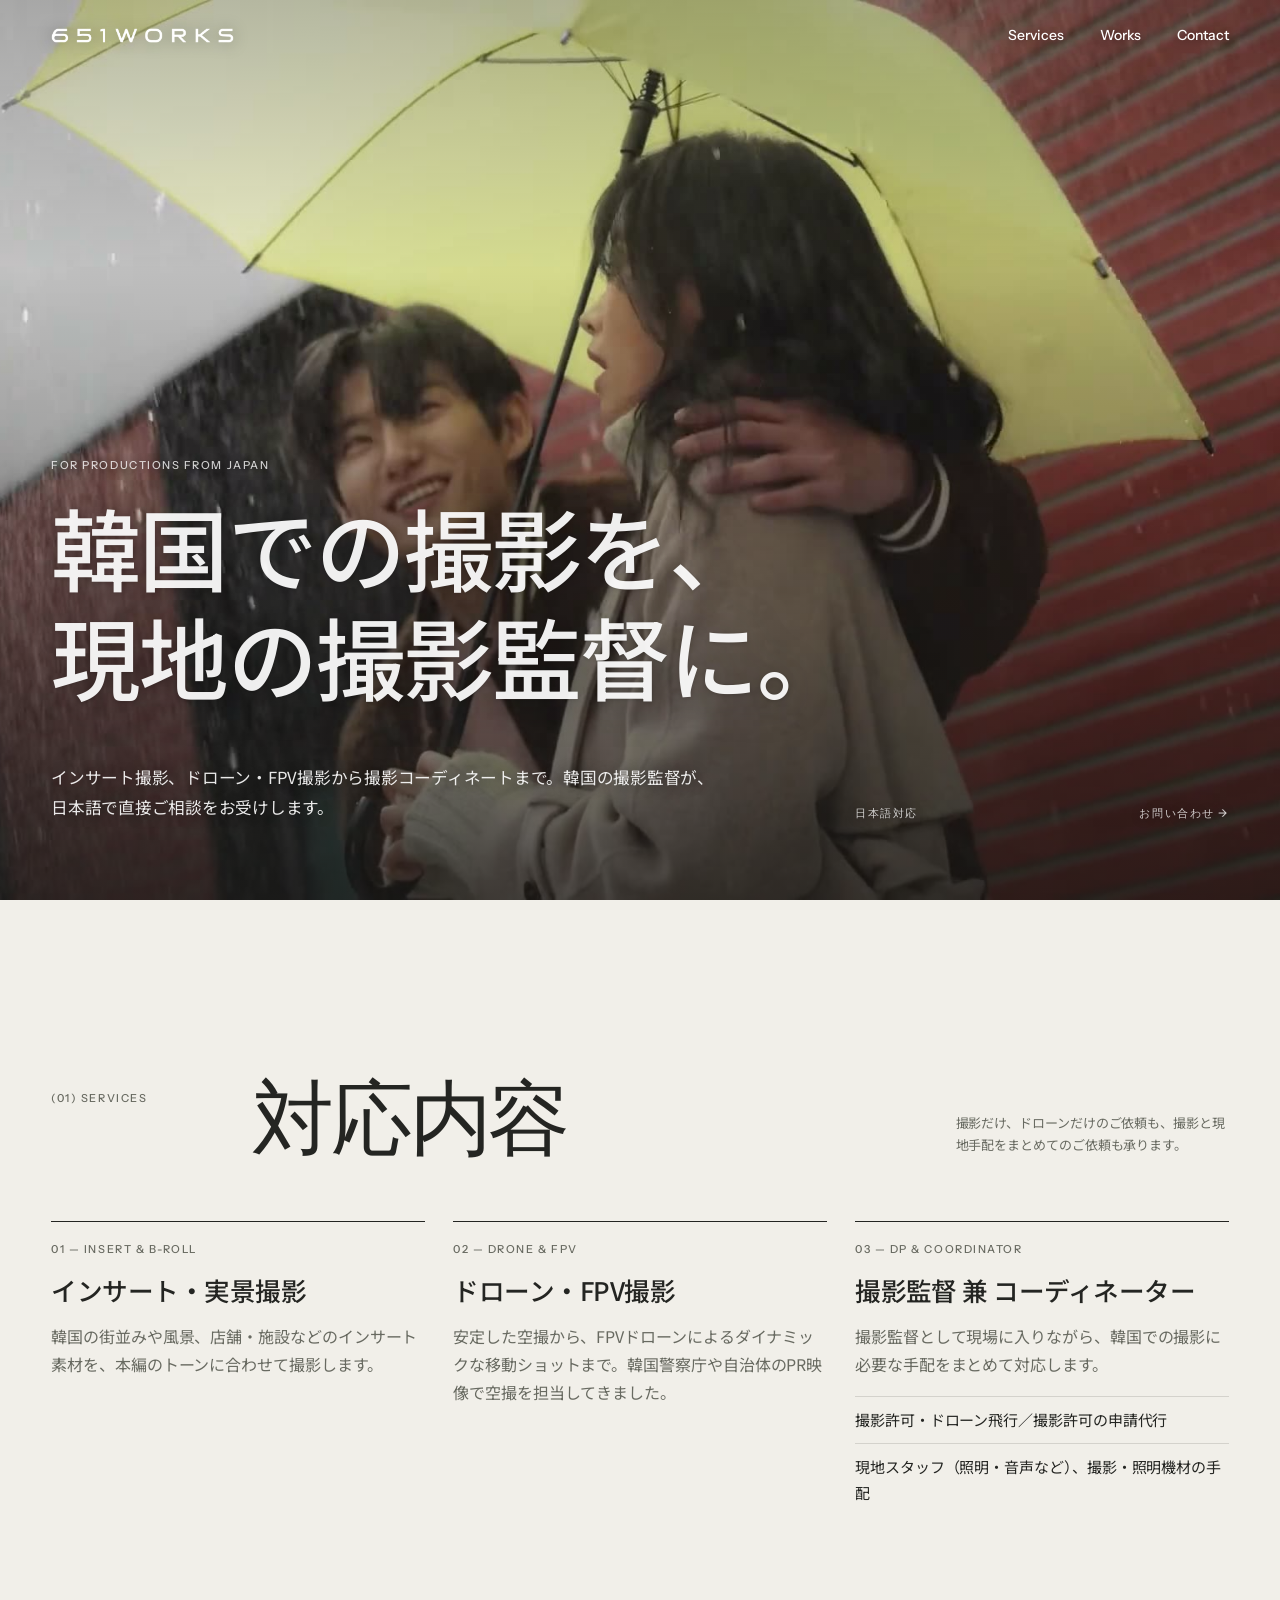
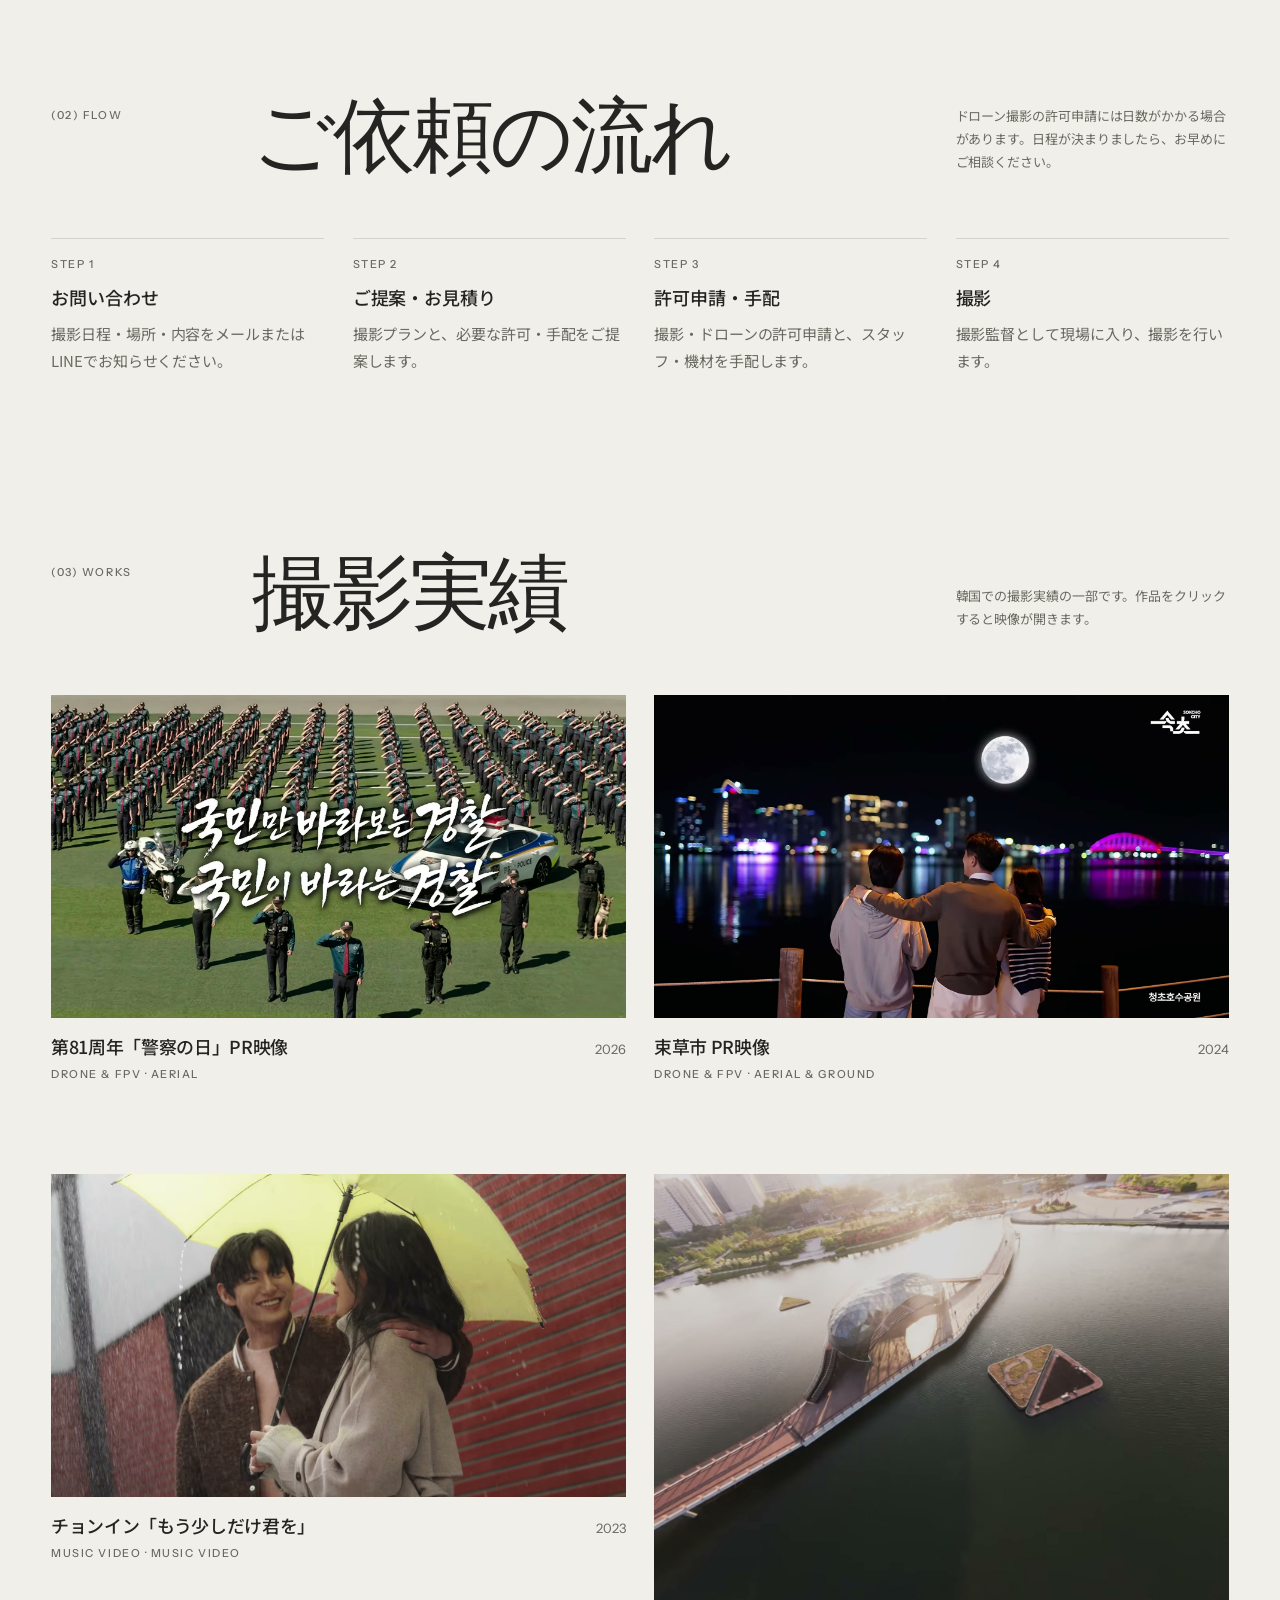
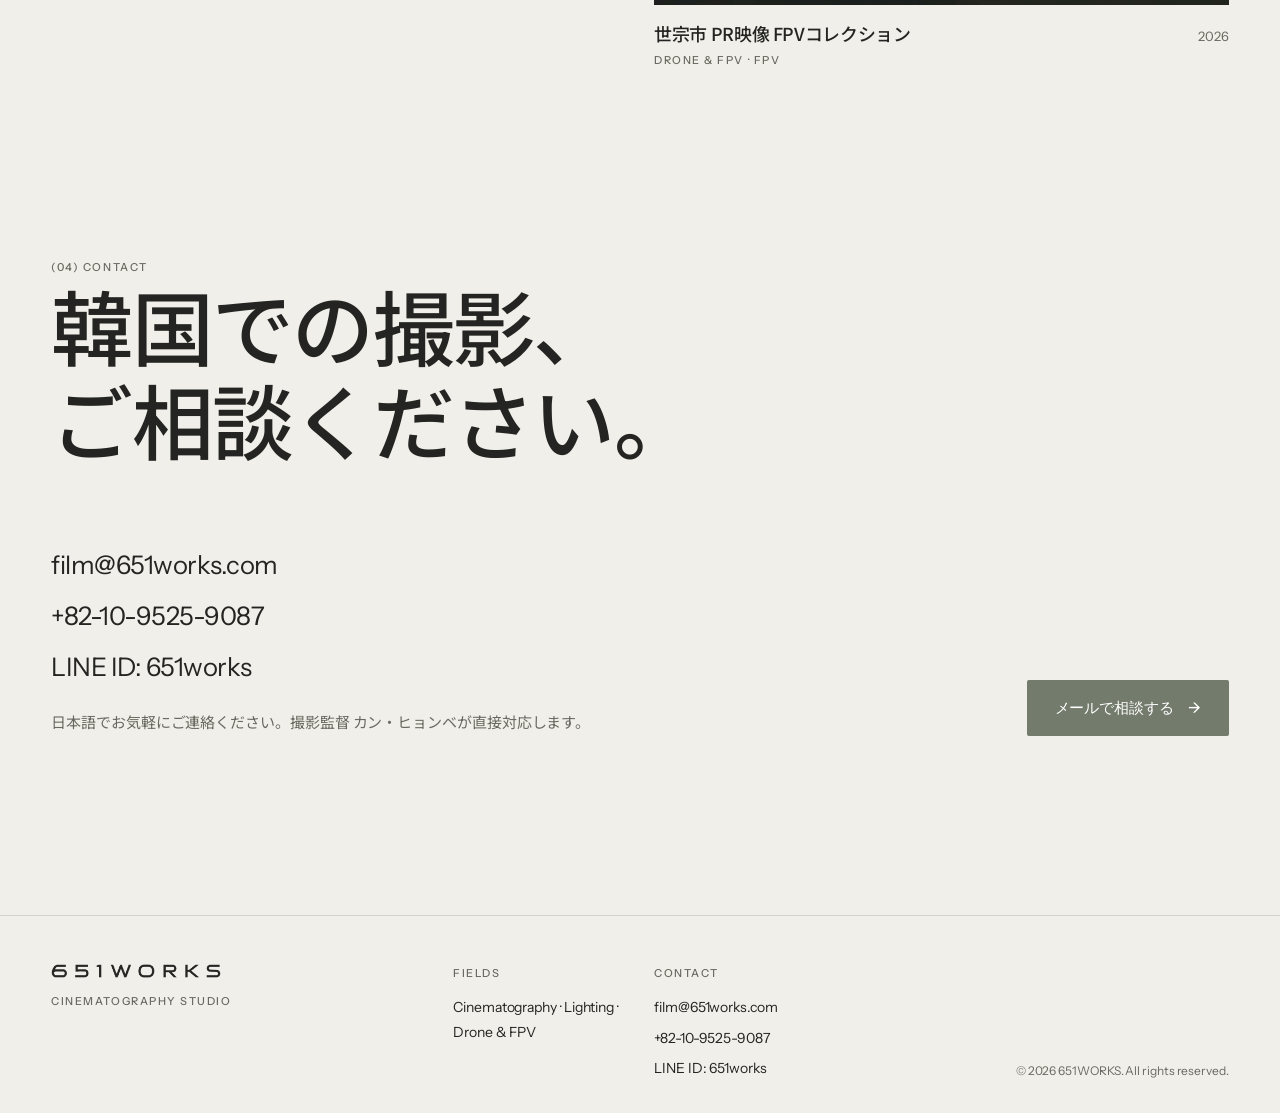
<file: jp/index.html>
<!doctype html>
<html lang="ja">
<head>
<meta charset="utf-8">
<meta name="viewport" content="width=device-width, initial-scale=1, viewport-fit=cover">
<title>韓国撮影・ドローン撮影・撮影コーディネート｜651WORKS</title>
<meta name="description" content="韓国での撮影をお考えの日本の制作会社様へ。651WORKSの撮影監督カン・ヒョンベが、インサート撮影・ドローン／FPV撮影から、撮影・ドローン許可の申請代行、現地スタッフ・機材の手配まで日本語で対応します。">
<meta name="theme-color" content="#F1EFE9">
<script>document.documentElement.classList.add('js')</script>
<link rel="preconnect" href="https://fonts.googleapis.com">
<link rel="preconnect" href="https://fonts.gstatic.com" crossorigin>
<link rel="stylesheet" href="https://fonts.googleapis.com/css2?family=Instrument+Sans:wght@400;500;600&family=Noto+Sans+JP:wght@400;500;600&display=swap">
<link rel="stylesheet" href="/assets/styles.css">
<link rel="preload" as="image" href="/video/hero.jpg">
<style>
:root{--f-ko:'Noto Sans JP','Instrument Sans',sans-serif}
/* 일본어는 띄어쓰기가 없어 keep-all(한국어용)이면 줄바꿈이 안 됨 → 일본어 규칙으로 */
body{word-break:normal;line-break:strict}
/* 한자·가나는 라틴 글자보다 크게 보여서 큰 제목을 한 단계 줄임 */
.contact h2{font-family:var(--f-ko);font-size:var(--fs-h1);line-height:1.15;letter-spacing:-.02em;max-width:none}
/* 영상 위 일본어 제목: 라틴 폰트엔 한자가 없어 일본어 폰트로, 크기는 한 단계 작게 */
.hero .hero-title{font-family:var(--f-ko);font-weight:500;font-size:clamp(34px,7vw,120px);line-height:1.18;letter-spacing:-.02em}
.hero-kicker{margin:0 0 18px}
.hero .hero-sub{font-family:var(--f-ko);font-size:clamp(15px,1.3vw,19px);line-height:1.8}
@media (min-width:1025px){.hero .hero-sub{grid-column:1 / span 7}}
</style>
</head>
<body class="has-hero">
<a class="skip" href="#main">本文へスキップ</a>

<header class="header">
  <div class="wrap">
    <a class="logo" href="#top" aria-label="651WORKS ホーム"><img src="/assets/logo.png" alt="651WORKS" width="1253" height="103"></a>
    <button class="menu-btn" type="button" aria-expanded="false" aria-controls="nav">Menu</button>
    <nav class="nav" id="nav" aria-label="メインメニュー">
      <a href="#services">Services</a>
      <a href="#works">Works</a>
      <a href="#contact">Contact</a>
    </nav>
  </div>
</header>

<main id="main">
<section id="top" class="hero">
  <!-- 메인과 같은 쇼릴 영상 (video/hero.mp4) -->
  <video src="/video/hero.mp4" poster="/video/hero.jpg" autoplay muted loop playsinline preload="auto" aria-hidden="true"></video>
  <div class="hero-shade" aria-hidden="true"></div>
  <div class="wrap hero-inner">
    <p class="label hero-kicker">For productions from Japan</p>
    <h1 class="hero-title"><span class="line"><span>韓国での撮影を、</span></span><span class="line"><span>現地の撮影監督に。</span></span></h1>
    <div class="hero-row" data-reveal>
      <p class="hero-sub">インサート撮影、ドローン・FPV撮影から撮影コーディネートまで。韓国の撮影監督が、日本語で直接ご相談をお受けします。</p>
      <div class="hero-meta">
        <span class="label">日本語対応</span>
        <a class="label u" href="#contact">お問い合わせ →</a>
      </div>
    </div>
  </div>
</section>

<section id="services" class="section wrap">
  <div class="sec-head" data-reveal>
    <span class="label">(01) Services</span>
    <h2>対応内容</h2>
    <p>撮影だけ、ドローンだけのご依頼も、撮影と現地手配をまとめてのご依頼も承ります。</p>
  </div>
  <div class="offer">
    <article data-reveal>
      <span class="label">01 — Insert &amp; B-roll</span>
      <h3>インサート・実景撮影</h3>
      <p>韓国の街並みや風景、店舗・施設などのインサート素材を、本編のトーンに合わせて撮影します。</p>
    </article>
    <article data-reveal>
      <span class="label">02 — Drone &amp; FPV</span>
      <h3>ドローン・FPV撮影</h3>
      <p>安定した空撮から、FPVドローンによるダイナミックな移動ショットまで。韓国警察庁や自治体のPR映像で空撮を担当してきました。</p>
    </article>
    <article data-reveal>
      <span class="label">03 — DP &amp; Coordinator</span>
      <h3>撮影監督 兼 コーディネーター</h3>
      <p>撮影監督として現場に入りながら、韓国での撮影に必要な手配をまとめて対応します。</p>
      <ul>
        <li>撮影許可・ドローン飛行／撮影許可の申請代行</li>
        <li>現地スタッフ（照明・音声など）、撮影・照明機材の手配</li>
      </ul>
    </article>
  </div>
</section>

<section class="section wrap">
  <div class="sec-head" data-reveal>
    <span class="label">(02) Flow</span>
    <h2>ご依頼の流れ</h2>
    <p>ドローン撮影の許可申請には日数がかかる場合があります。日程が決まりましたら、お早めにご相談ください。</p>
  </div>
  <ol class="flow" data-reveal>
    <li><span class="label">Step 1</span><strong>お問い合わせ</strong><p>撮影日程・場所・内容をメールまたはLINEでお知らせください。</p></li>
    <li><span class="label">Step 2</span><strong>ご提案・お見積り</strong><p>撮影プランと、必要な許可・手配をご提案します。</p></li>
    <li><span class="label">Step 3</span><strong>許可申請・手配</strong><p>撮影・ドローンの許可申請と、スタッフ・機材を手配します。</p></li>
    <li><span class="label">Step 4</span><strong>撮影</strong><p>撮影監督として現場に入り、撮影を行います。</p></li>
  </ol>
</section>

<section id="works" class="section wrap">
  <div class="sec-head" data-reveal>
    <span class="label">(03) Works</span>
    <h2>撮影実績</h2>
    <p>韓国での撮影実績の一部です。作品をクリックすると映像が開きます。</p>
  </div>
  <!-- 보여줄 작업 id는 assets/projects.js 기준 -->
  <div class="works" data-ids="police-day,sokcho,jungin-more,sejong-fpv"></div>
</section>

<section id="contact" class="contact wrap">
  <span class="label" data-reveal>(04) Contact</span>
  <h2 data-reveal>韓国での撮影、<br>ご相談ください。</h2>
  <div class="contact-row" data-reveal>
    <div class="contact-list">
      <a class="u" href="mailto:film@651works.com?subject=%E9%9F%93%E5%9B%BD%E6%92%AE%E5%BD%B1%E3%81%AE%E3%81%94%E7%9B%B8%E8%AB%87">film@651works.com</a>
      <a class="u" href="tel:+821095259087">+82-10-9525-9087</a>
      <a class="u" href="https://line.me/ti/p/~651works" target="_blank" rel="noopener">LINE ID: 651works</a>
      <p class="ja-note">日本語でお気軽にご連絡ください。撮影監督 カン・ヒョンベが直接対応します。</p>
    </div>
    <a class="btn" href="mailto:film@651works.com?subject=%E9%9F%93%E5%9B%BD%E6%92%AE%E5%BD%B1%E3%81%AE%E3%81%94%E7%9B%B8%E8%AB%87">メールで相談する <span class="arrow" aria-hidden="true">→</span></a>
  </div>
</section>
</main>

<footer class="footer">
  <div class="wrap footer-grid">
    <div class="footer-brand">
      <img src="/assets/logo.png" alt="651WORKS" width="1253" height="103">
      <span class="label">Cinematography Studio</span>
    </div>
    <div class="footer-col">
      <span class="label">Fields</span>
      <span>Cinematography · Lighting · Drone &amp; FPV</span>
    </div>
    <div class="footer-col">
      <span class="label">Contact</span>
      <a class="u" href="mailto:film@651works.com">film@651works.com</a>
      <a class="u" href="tel:+821095259087">+82-10-9525-9087</a>
      <a class="u" href="https://line.me/ti/p/~651works" target="_blank" rel="noopener">LINE ID: 651works</a>
    </div>
    <p class="copy">© 2026 651WORKS. All rights reserved.</p>
  </div>
</footer>

<script src="/assets/projects.js"></script>
<script src="/assets/site.js"></script>
</body>
</html>
</file>
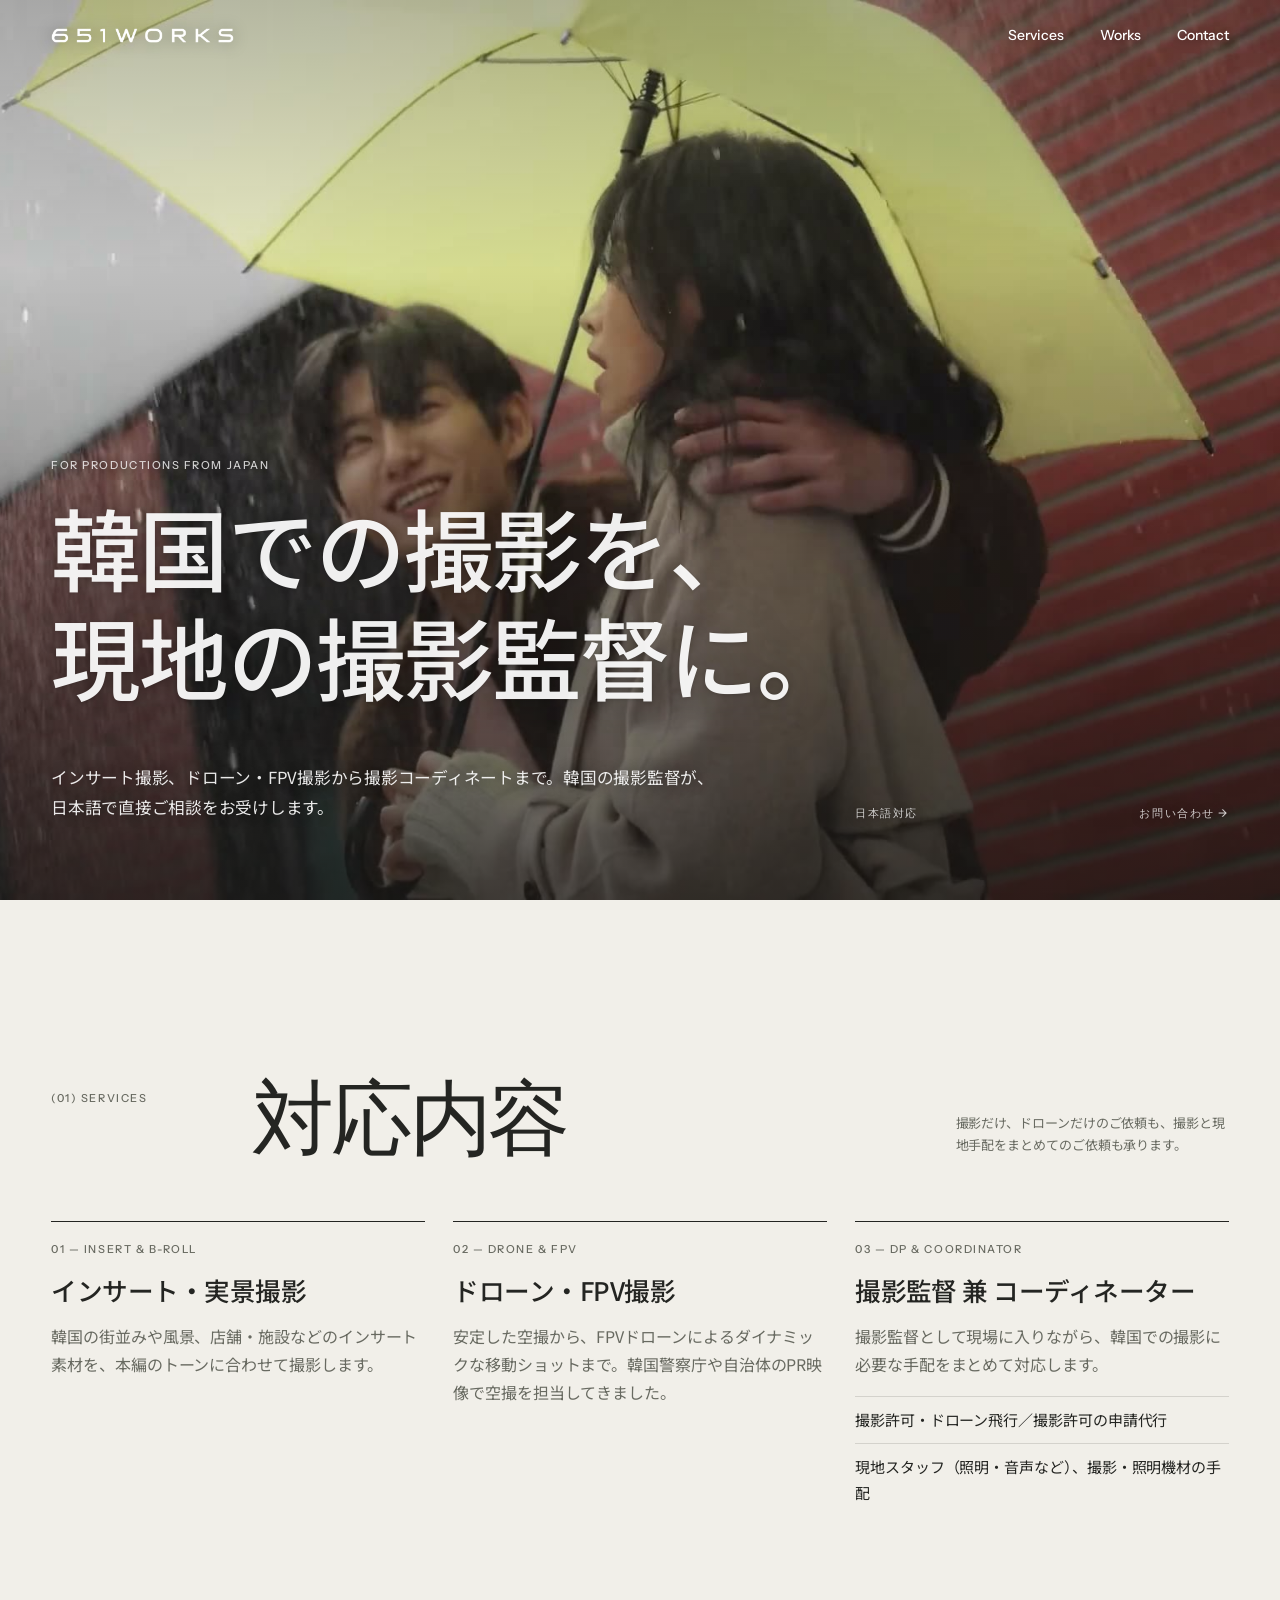
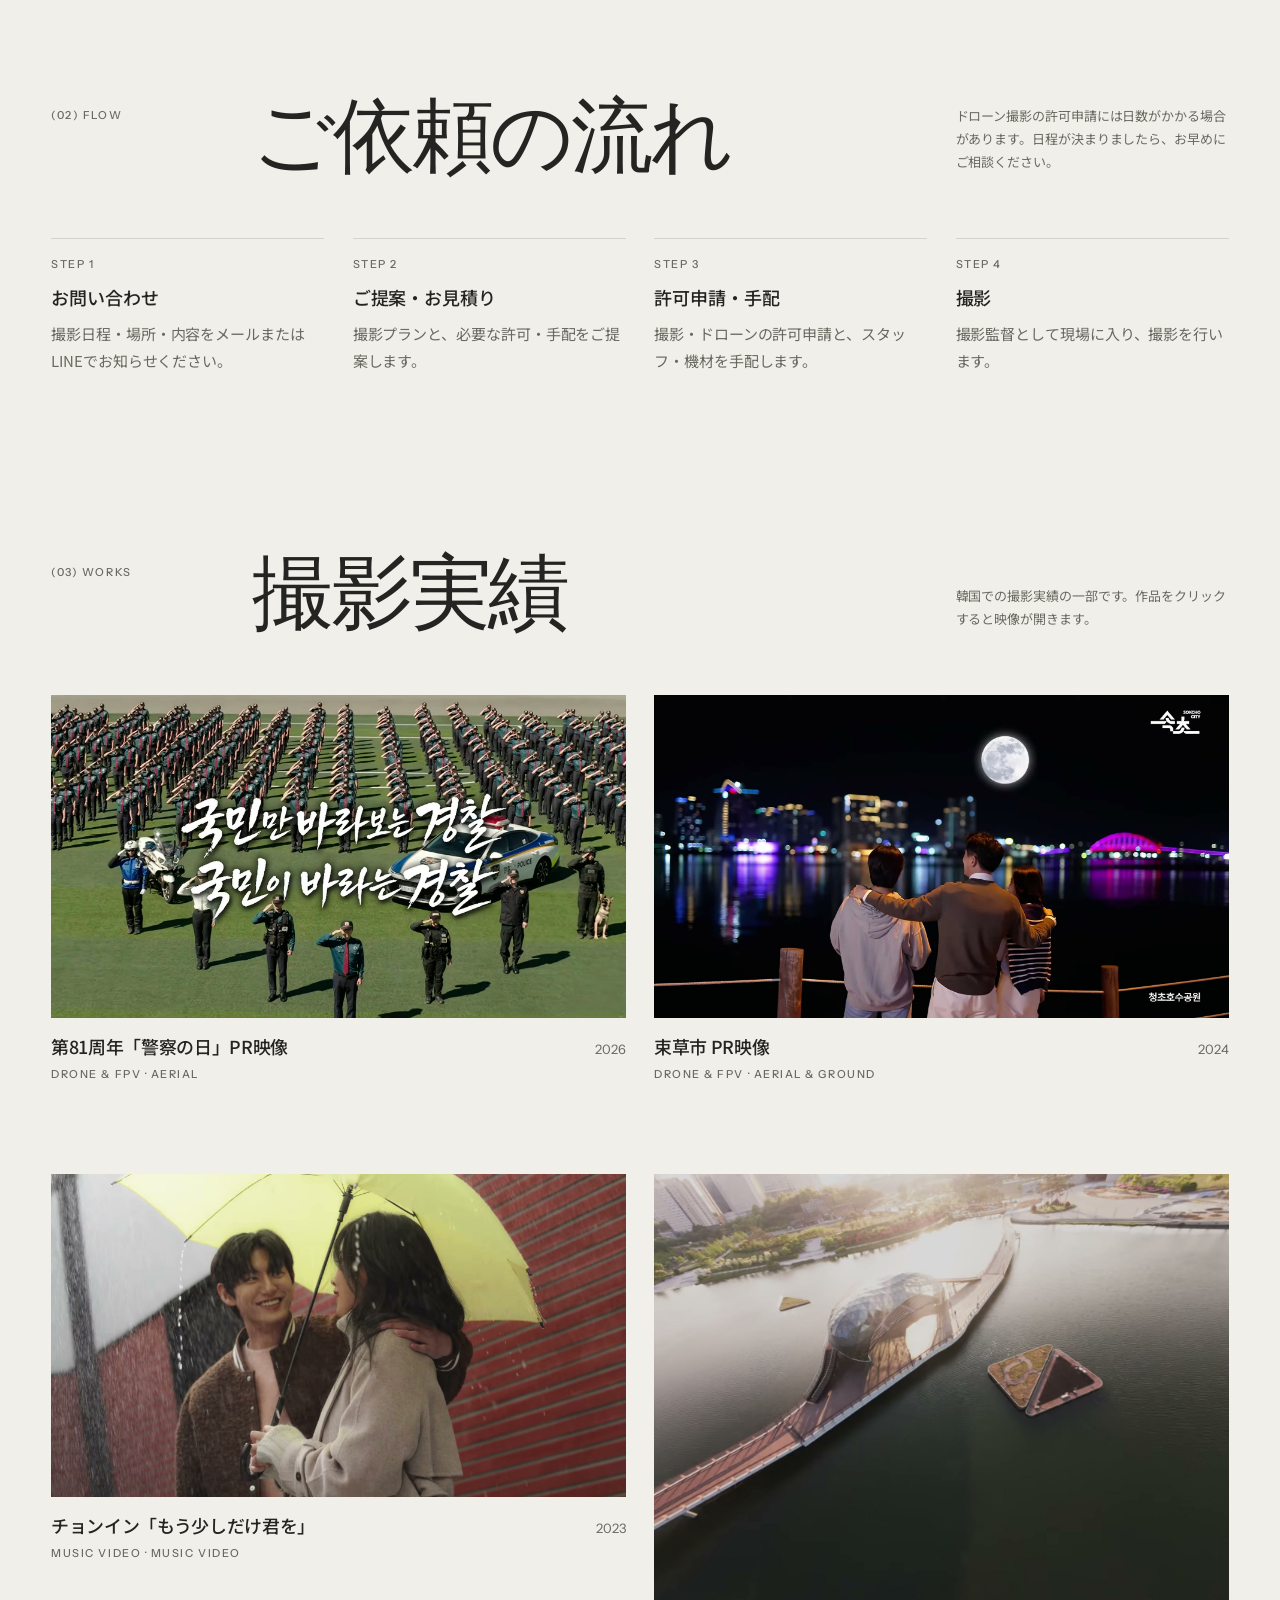
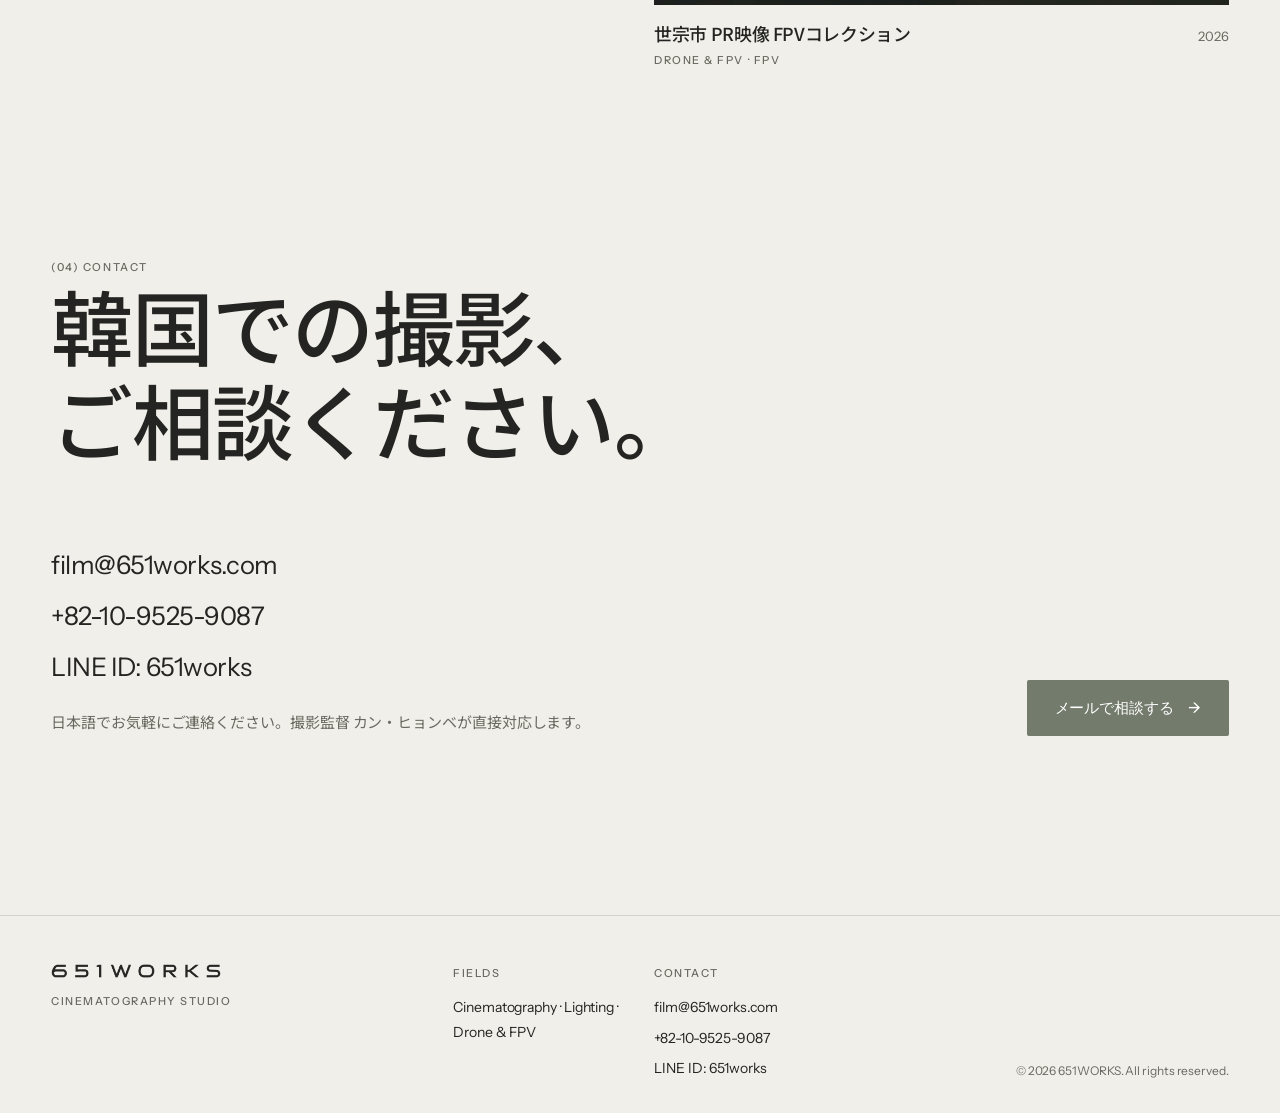
<file: ja.html>
<!doctype html>
<html lang="ja">
<head>
<meta charset="utf-8">
<title>651WORKS</title>
<!-- 예전 주소: 새 일본어 페이지(/jp/)로 이동 -->
<link rel="canonical" href="https://www.651works.com/jp/">
<meta http-equiv="refresh" content="0; url=/jp/">
<script>location.replace('/jp/' + location.hash)</script>
</head>
<body><a href="/jp/">651WORKS 日本語ページへ</a></body>
</html>
</file>
<file: assets/styles.css>
/* ───────── Design tokens ───────── */
:root{
  /* color */
  --c-bg:#F1EFE9;          /* primary background */
  --c-bg-2:#E5E3DC;        /* secondary background */
  --c-text:#242522;        /* primary text (charcoal) */
  --c-accent:#737B6C;      /* olive gray: 버튼·선택 상태·작은 그래픽에만 */
  --c-text-2:#686A61;      /* secondary text */
  --c-muted:#A6A49B;       /* muted gray */
  --c-white:#FFFFFF;
  --c-line:rgba(36,37,34,.14);

  /* type */
  --f-en:'Instrument Sans','Pretendard',-apple-system,sans-serif;
  --f-ko:'Pretendard','Instrument Sans',-apple-system,'Malgun Gothic',sans-serif;
  --fs-display:clamp(56px,10.5vw,184px);
  --fs-h1:clamp(44px,6.4vw,112px);
  --fs-h2:clamp(36px,4.4vw,72px);
  --fs-h3:clamp(22px,2vw,30px);
  --fs-body:16px;
  --fs-small:13px;
  --fs-label:11px;
  --ls-tight:-.035em;
  --ls-label:.14em;

  /* layout */
  --max:1560px;
  --gutter:clamp(20px,4vw,64px);
  --gap:clamp(16px,2.2vw,32px);
  --section:clamp(112px,14vw,220px);
  --header-h:72px;

  /* motion */
  --ease:cubic-bezier(.22,.61,.36,1);
  --dur:.9s;
}

/* ───────── Base ───────── */
*{box-sizing:border-box}
html{scroll-behavior:smooth;-webkit-text-size-adjust:100%}
body{margin:0;background:var(--c-bg);color:var(--c-text);font-family:var(--f-ko);font-size:var(--fs-body);line-height:1.75;letter-spacing:-.005em;word-break:keep-all;-webkit-font-smoothing:antialiased;padding-bottom:env(safe-area-inset-bottom,0px)}
a{color:inherit;text-decoration:none}
img,video{max-width:100%;display:block}
button{font:inherit;color:inherit}
:focus-visible{outline:1px solid var(--c-text);outline-offset:4px}
::selection{background:var(--c-accent);color:var(--c-white)}
.wrap{max-width:var(--max);margin:0 auto;padding-inline:var(--gutter)}
.en{font-family:var(--f-en)}
.label{font-family:var(--f-en);font-size:var(--fs-label);font-weight:500;letter-spacing:var(--ls-label);text-transform:uppercase;color:var(--c-text-2)}
.muted{color:var(--c-muted)}
.skip{position:absolute;left:-9999px;top:8px;z-index:100;background:var(--c-text);color:var(--c-bg);padding:8px 14px}
.skip:focus{left:8px}

/* link micro-interaction: 밑줄이 왼쪽에서 그려짐 */
.u{background:linear-gradient(currentColor,currentColor) no-repeat 0 100%/0 1px;transition:background-size .45s var(--ease)}
.u:hover,.u:focus-visible{background-size:100% 1px}

/* ───────── Header ───────── */
.header{position:fixed;inset:0 0 auto;z-index:50;height:calc(var(--header-h) + env(safe-area-inset-top,0px));padding-top:env(safe-area-inset-top,0px);transition:background-color .4s var(--ease),border-color .4s var(--ease);border-bottom:1px solid transparent}
.header.scrolled{background:rgba(241,239,233,.94);border-bottom-color:var(--c-line)}
.header .wrap{height:100%;display:flex;align-items:center;justify-content:space-between;gap:24px}
.logo img{height:15px;width:auto}
.nav{display:flex;gap:36px;font-family:var(--f-en);font-size:14px;font-weight:500}
.nav a{position:relative;padding:8px 0}
.nav a::after{content:"";position:absolute;left:0;right:0;bottom:4px;height:1px;background:currentColor;transform:scaleX(0);transform-origin:right;transition:transform .45s var(--ease)}
.nav a:hover::after,.nav a[aria-current="true"]::after{transform:scaleX(1);transform-origin:left}
.menu-btn{display:none;background:none;border:0;padding:10px 0;font-family:var(--f-en);font-size:14px;font-weight:500;cursor:pointer}

/* ───────── Hero ───────── */
/* 전체 화면 영상 위에 텍스트 (kreateimage 방식) */
.hero{position:relative;height:100vh;height:100svh;min-height:560px;display:flex;align-items:flex-end;overflow:hidden;background:#1d1e1b;color:var(--c-white)}
.hero video{position:absolute;inset:0;width:100%;height:100%;object-fit:cover}
.hero-shade{position:absolute;inset:0;background:linear-gradient(to top,rgba(20,20,18,.66) 0%,rgba(20,20,18,.18) 48%,rgba(20,20,18,.06) 70%,rgba(20,20,18,.28) 100%)}
.hero-inner{position:relative;width:100%;padding-bottom:clamp(40px,6vw,88px)}
/* 너무 또렷하지 않게: 살짝 투명한 흰색 + 부드러운 그림자 (line의 overflow에 잘리지 않도록 drop-shadow) */
.hero .hero-title{color:rgba(255,255,255,.93);font-size:clamp(56px,9.6vw,168px);filter:drop-shadow(0 2px 22px rgba(0,0,0,.38)) drop-shadow(0 1px 2px rgba(0,0,0,.18))}
.hero .hero-sub{color:rgba(255,255,255,.9);text-shadow:0 1px 14px rgba(0,0,0,.45)}
.hero .label{color:rgba(255,255,255,.78);text-shadow:0 1px 10px rgba(0,0,0,.45)}
.has-hero .header:not(.scrolled):not(.open){color:var(--c-white)}
.has-hero .header:not(.scrolled):not(.open) .logo img{filter:brightness(0) invert(1) drop-shadow(0 1px 8px rgba(0,0,0,.35))}
.has-hero .header:not(.scrolled):not(.open) .nav a{text-shadow:0 1px 10px rgba(0,0,0,.4)}
.hero-title{margin:0;font-family:var(--f-en);font-weight:500;font-size:var(--fs-display);line-height:.92;letter-spacing:-.045em}
.hero-title .line{display:block;overflow:hidden;padding-bottom:.04em}
.hero-title .line > span{display:inline-block}
.hero-row{display:grid;grid-template-columns:repeat(12,minmax(0,1fr));gap:var(--gap);margin-top:clamp(32px,4vw,56px);align-items:end}
.hero-sub{grid-column:1 / span 5;margin:0;font-family:var(--f-en);font-size:clamp(18px,1.6vw,24px);line-height:1.4;letter-spacing:-.015em}
.hero-meta{grid-column:9 / -1;display:flex;justify-content:space-between;gap:16px}

/* ───────── Section heads ───────── */
.section{padding-top:var(--section)}
.sec-head{display:grid;grid-template-columns:repeat(12,minmax(0,1fr));gap:var(--gap);align-items:end;margin-bottom:clamp(40px,5vw,80px)}
.sec-head .label{grid-column:1 / span 2;align-self:start;padding-top:.9em}
.sec-head h2{grid-column:3 / span 7;margin:0;font-family:var(--f-en);font-weight:500;font-size:var(--fs-h1);line-height:.95;letter-spacing:-.04em}
.sec-head p{grid-column:10 / -1;margin:0;font-size:var(--fs-small);color:var(--c-text-2)}

/* ───────── Works ───────── */
.parts{display:flex;flex-direction:column;gap:clamp(88px,10vw,168px)}
.part-head{display:flex;align-items:baseline;gap:16px clamp(16px,2vw,32px);border-top:1px solid var(--c-text);padding-top:16px;margin-bottom:clamp(24px,3vw,44px)}
.part-head h3{flex:1;margin:0;font-family:var(--f-en);font-weight:500;font-size:var(--fs-h2);line-height:1;letter-spacing:-.035em}
.part-head h3 a{transition:color .3s var(--ease)}
.part-head h3 a:hover{color:var(--c-accent)}
.part-head > .label:first-child{min-width:3em}
.part-head > a.label{white-space:nowrap}
.filters{display:flex;flex-wrap:wrap;gap:6px 28px;margin-bottom:clamp(32px,4vw,56px);padding-bottom:18px;border-bottom:1px solid var(--c-line)}
.filters[hidden]{display:none}
.filters button{background:none;border:0;padding:6px 0;cursor:pointer;font-family:var(--f-en);font-size:14px;font-weight:500;color:var(--c-muted);transition:color .3s}
.filters button sup{font-size:10px;margin-left:3px;letter-spacing:0}
.filters button:hover{color:var(--c-text)}
.filters button[aria-pressed="true"]{color:var(--c-text)}
.filters button[aria-pressed="true"]::before{content:"";display:inline-block;width:6px;height:6px;margin-right:8px;vertical-align:middle;background:var(--c-accent)}
.works{display:grid;grid-template-columns:repeat(2,minmax(0,1fr));gap:clamp(56px,7vw,112px) var(--gap)}
.work{grid-column:span 1;display:flex;flex-direction:column;gap:16px}
.work.full{grid-column:1 / -1}
.work.hide{display:none}
.work-media{position:relative;overflow:hidden;background:var(--c-bg-2)}
.work-media img{width:100%;height:100%;object-fit:cover;transition:transform 1.2s var(--ease)}
.work-media .more{position:absolute;left:20px;bottom:18px;color:var(--c-white);font-family:var(--f-en);font-size:13px;font-weight:500;letter-spacing:.02em;opacity:0;transform:translateY(8px);transition:opacity .5s var(--ease),transform .5s var(--ease)}
.work-media::after{content:"";position:absolute;inset:0;background:rgba(36,37,34,.22);opacity:0;transition:opacity .5s var(--ease)}
a.work:hover .work-media img,a.work:focus-visible .work-media img{transform:scale(1.035)}
a.work:hover .work-media::after,a.work:focus-visible .work-media::after{opacity:1}
a.work:hover .more,a.work:focus-visible .more{opacity:1;transform:none}
.work-media .more{z-index:1}
.work-info{display:grid;grid-template-columns:minmax(0,1fr) auto;gap:4px 24px;align-items:baseline}
.work-info h3{margin:0;font-size:clamp(17px,1.4vw,20px);font-weight:500;letter-spacing:-.02em;line-height:1.4}
.work-info .year{font-family:var(--f-en);font-size:var(--fs-small);color:var(--c-text-2)}
.work-info .label{grid-column:1 / -1}
.ph{position:absolute;inset:0;display:flex;flex-direction:column;justify-content:space-between;padding:20px;color:var(--c-text-2);background:repeating-linear-gradient(135deg,transparent 0 22px,rgba(36,37,34,.035) 22px 23px)}
.ph strong{font-family:var(--f-en);font-weight:500;font-size:clamp(20px,2vw,28px);letter-spacing:-.02em;color:var(--c-text)}
.empty{grid-column:1 / -1;color:var(--c-text-2)}

/* ───────── Services ───────── */
.services{display:grid;grid-template-columns:1fr;gap:64px}
.service{display:grid;grid-template-columns:minmax(0,1fr) minmax(0,1fr);align-content:start;gap:24px var(--gap);border-top:1px solid var(--c-text);padding-top:18px}
.service-top{grid-column:1 / -1;display:flex;justify-content:space-between;gap:16px}
.service .media{grid-row:2 / span 2;position:relative;aspect-ratio:4/3;overflow:hidden;background:var(--c-bg-2)}
.service .media img,.service .media video{width:100%;height:100%;object-fit:cover;transition:transform 1.2s var(--ease)}
.service:hover .media img{transform:scale(1.03)}
.service h3{margin:0;font-family:var(--f-en);font-weight:500;font-size:var(--fs-h3);letter-spacing:-.025em;line-height:1.15}
.service ul{list-style:none;margin:auto 0 0;padding:0;font-family:var(--f-en);font-size:15px;color:var(--c-text-2)}
.service li{padding:9px 0;border-bottom:1px solid var(--c-line)}

/* ───────── About ───────── */
.about{background:var(--c-bg-2);margin-top:var(--section);padding-block:var(--section)}
.about .sec-head{margin-bottom:clamp(56px,7vw,120px)}
.statement{margin:0;font-family:var(--f-en);font-weight:400;font-size:var(--fs-h2);line-height:1.08;letter-spacing:-.035em;max-width:17ch}
.statement em{font-style:normal;color:var(--c-accent)}
.about-grid{display:grid;grid-template-columns:repeat(12,minmax(0,1fr));gap:var(--gap);margin-top:clamp(56px,7vw,112px)}
.about-grid > p{grid-column:3 / span 5;margin:0;font-size:17px;color:var(--c-text)}
.facts{grid-column:9 / -1;margin:0}
.facts div{display:grid;grid-template-columns:150px 1fr;gap:16px;padding:14px 0;border-top:1px solid var(--c-line)}
.facts div:last-child{border-bottom:1px solid var(--c-line)}
.facts dt{margin:0}
.facts dd{margin:0;font-size:15px}

/* ───────── Contact ───────── */
.contact{padding-block:var(--section)}
.contact h2{margin:0;font-family:var(--f-en);font-weight:500;font-size:var(--fs-display);line-height:.92;letter-spacing:-.045em;max-width:12ch}
.contact-row{display:grid;grid-template-columns:repeat(12,minmax(0,1fr));gap:var(--gap);margin-top:clamp(48px,6vw,96px);align-items:end}
.contact-list{grid-column:1 / span 6;margin:0;display:flex;flex-direction:column;gap:6px}
.contact-list a{font-family:var(--f-en);font-size:clamp(20px,2vw,30px);letter-spacing:-.02em;width:fit-content}
.btn{grid-column:9 / -1;justify-self:end;display:inline-flex;align-items:center;gap:14px;min-height:56px;padding:0 28px;background:var(--c-accent);color:var(--c-white);font-family:var(--f-en);font-size:15px;font-weight:500;border-radius:2px;transition:background-color .35s var(--ease)}
.btn .arrow{transition:transform .35s var(--ease)}
.btn:hover{background:var(--c-text)}
.btn:hover .arrow{transform:translateX(4px)}

/* ───────── Footer ───────── */
.footer{border-top:1px solid var(--c-line);padding-block:48px calc(32px + env(safe-area-inset-bottom,0px))}
.footer-grid{display:grid;grid-template-columns:repeat(12,minmax(0,1fr));gap:24px var(--gap)}
.footer-brand{grid-column:1 / span 4;display:flex;flex-direction:column;gap:14px}
.footer-brand img{height:14px;width:auto;align-self:flex-start}
.footer-col{grid-column:span 2;display:flex;flex-direction:column;gap:6px;font-family:var(--f-en);font-size:14px}
.footer-col .label{margin-bottom:6px}
.footer-col a{width:fit-content}
.copy{grid-column:10 / -1;align-self:end;justify-self:end;margin:0;white-space:nowrap;font-family:var(--f-en);font-size:12px;color:var(--c-text-2)}

/* ───────── Japan page ───────── */
.offer{display:grid;grid-template-columns:repeat(3,minmax(0,1fr));gap:var(--gap)}
.offer article{display:flex;flex-direction:column;gap:14px;border-top:1px solid var(--c-text);padding-top:18px}
.offer h3{margin:0;font-weight:500;font-size:var(--fs-h3);letter-spacing:-.02em;line-height:1.35}
.offer p{margin:0;color:var(--c-text-2)}
.offer ul{margin:4px 0 0;padding:0;list-style:none}
.offer li{padding:10px 0;border-top:1px solid var(--c-line);font-size:15px}
.flow{list-style:none;margin:0;padding:0;display:grid;grid-template-columns:repeat(4,minmax(0,1fr));gap:var(--gap)}
.flow li{display:flex;flex-direction:column;gap:8px;border-top:1px solid var(--c-line);padding-top:16px}
.flow strong{font-weight:500;font-size:18px}
.flow p{margin:0;font-size:15px;color:var(--c-text-2)}
.ja-note{margin:14px 0 0;font-size:15px;color:var(--c-text-2)}

/* ───────── Project detail ───────── */
.p-head{padding-top:calc(var(--header-h) + clamp(48px,7vw,104px))}
.back{display:inline-block;margin-bottom:clamp(32px,4vw,56px);font-family:var(--f-en);font-size:14px;font-weight:500}
.p-title{margin:0;font-weight:500;font-size:var(--fs-h1);line-height:1.04;letter-spacing:-.04em;max-width:18ch}
.p-meta{display:grid;grid-template-columns:repeat(4,minmax(0,1fr));gap:var(--gap);margin:clamp(40px,5vw,72px) 0 0;padding-top:16px;border-top:1px solid var(--c-text)}
.p-meta div{display:flex;flex-direction:column;gap:6px}
.p-meta dd{margin:0;font-size:15px}
.player{position:relative;margin-top:clamp(40px,5vw,72px);aspect-ratio:16/9;background:var(--c-bg-2);overflow:hidden}
.player img{width:100%;height:100%;object-fit:cover}
.player iframe{position:absolute;inset:0;width:100%;height:100%;border:0}
.player button{position:absolute;inset:0;width:100%;border:0;padding:0;background:none;cursor:pointer}
.player .play{position:absolute;left:50%;top:50%;transform:translate(-50%,-50%);display:inline-flex;align-items:center;gap:12px;padding:14px 22px;background:var(--c-bg);color:var(--c-text);font-family:var(--f-en);font-size:14px;font-weight:500;border-radius:2px;transition:background-color .35s var(--ease),color .35s var(--ease)}
.player .tag{position:absolute;left:16px;top:16px;padding:4px 10px;background:rgba(36,37,34,.78);color:var(--c-white)}
.players.multi{display:grid;grid-template-columns:repeat(2,minmax(0,1fr));gap:var(--gap);margin-top:clamp(40px,5vw,72px)}
.players.multi .player{margin-top:0}
.player button:hover .play{background:var(--c-text);color:var(--c-bg)}
.p-body{display:grid;grid-template-columns:repeat(12,minmax(0,1fr));gap:var(--gap);margin-top:clamp(56px,7vw,112px)}
.p-body .label{grid-column:1 / span 2}
.p-body p{grid-column:3 / span 6;margin:0;font-size:17px}
.p-body .ext{grid-column:10 / -1;justify-self:end;font-family:var(--f-en);font-size:14px;font-weight:500}
.p-nav{display:grid;grid-template-columns:1fr 1fr;gap:var(--gap);margin-top:var(--section);border-top:1px solid var(--c-line);padding-top:24px}
.p-nav a{display:flex;flex-direction:column;gap:6px}
.p-nav a:last-child{text-align:right;align-items:flex-end}
.p-nav strong{font-weight:500;font-size:clamp(18px,1.8vw,26px);letter-spacing:-.02em}

/* ───────── Motion ───────── */
.js [data-reveal]{opacity:0;transform:translateY(28px);transition:opacity var(--dur) var(--ease),transform var(--dur) var(--ease)}
.js [data-reveal].in{opacity:1;transform:none}
.js .hero-title .line > span{transform:translateY(105%);transition:transform 1.1s var(--ease)}
.js.ready .hero-title .line > span{transform:none}
.js .hero-title .line:nth-child(2) > span{transition-delay:.08s}
body{animation:page-in .6s var(--ease) both}
body.leaving{opacity:0;transition:opacity .28s ease}
@keyframes page-in{from{opacity:0}}

/* ───────── Responsive ───────── */
@media (max-width:1024px){
  .hero-sub{grid-column:1 / span 7}
  .hero-meta{grid-column:8 / -1}
  .sec-head .label{grid-column:1 / -1}
  .sec-head h2{grid-column:1 / span 9}
  .sec-head p{grid-column:1 / span 8}
  .about-grid > p{grid-column:1 / span 7}
  .facts{grid-column:8 / -1}
  .footer-brand{grid-column:1 / -1}
  .footer-col{grid-column:span 4}
  .copy{grid-column:1 / -1;justify-self:start}
  .p-body p{grid-column:3 / -1}
  .p-body .ext{grid-column:3 / -1;justify-self:start}
  .offer{grid-template-columns:1fr}
  .flow{grid-template-columns:1fr 1fr}
}
@media (max-width:720px){
  :root{--header-h:60px}
  .menu-btn{display:block}
  .nav{position:fixed;inset:0;z-index:-1;flex-direction:column;justify-content:center;gap:4px;padding:var(--gutter);background:var(--c-bg);font-size:44px;letter-spacing:-.03em;opacity:0;visibility:hidden;transition:opacity .4s var(--ease),visibility .4s}
  .header.open .nav{opacity:1;visibility:visible}
  .header.open{background:var(--c-bg)}
  .hero-row,.sec-head,.about-grid,.contact-row,.footer-grid,.p-body{grid-template-columns:1fr}
  .hero-row > *,.sec-head > *,.about-grid > *,.contact-row > *,.footer-grid > *,.p-body > *{grid-column:1 / -1}
  .hero-meta{justify-content:flex-start;gap:24px}
  .works{grid-template-columns:1fr;gap:56px}
  .part-head{flex-wrap:wrap;justify-content:space-between}
  .part-head h3{order:1;flex-basis:100%}
  .work.full{grid-column:auto}
  .work-media .more{display:none}
  .service{display:flex;flex-direction:column}
  .btn{justify-self:start}
  .p-meta{grid-template-columns:1fr 1fr;row-gap:24px}
  .offer,.flow{grid-template-columns:1fr}
  .players.multi{grid-template-columns:1fr}
  .p-body .ext{justify-self:start}
  .copy{justify-self:start}
}
@media (prefers-reduced-motion:reduce){
  html{scroll-behavior:auto}
  *,*::before,*::after{animation:none !important;transition:none !important}
  .js [data-reveal]{opacity:1;transform:none}
  .js .hero-title .line > span{transform:none}
}
</file>
